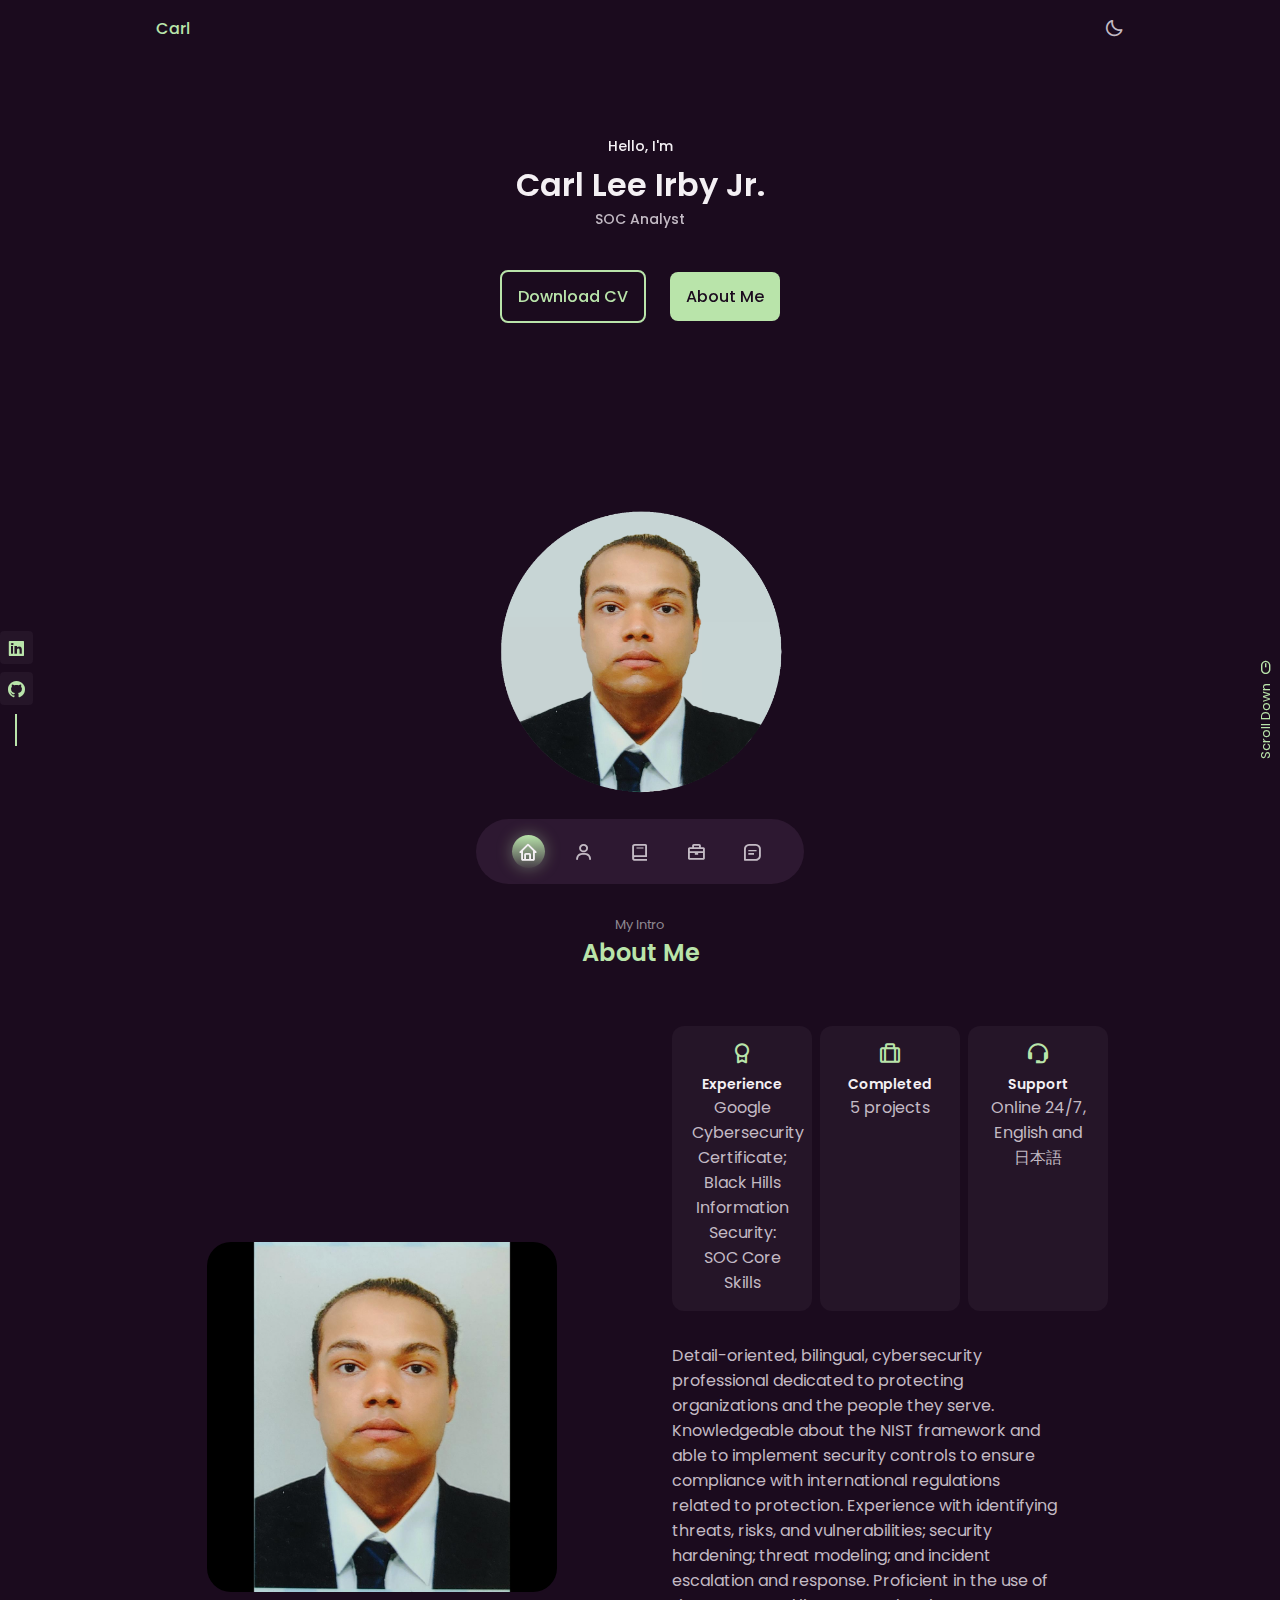
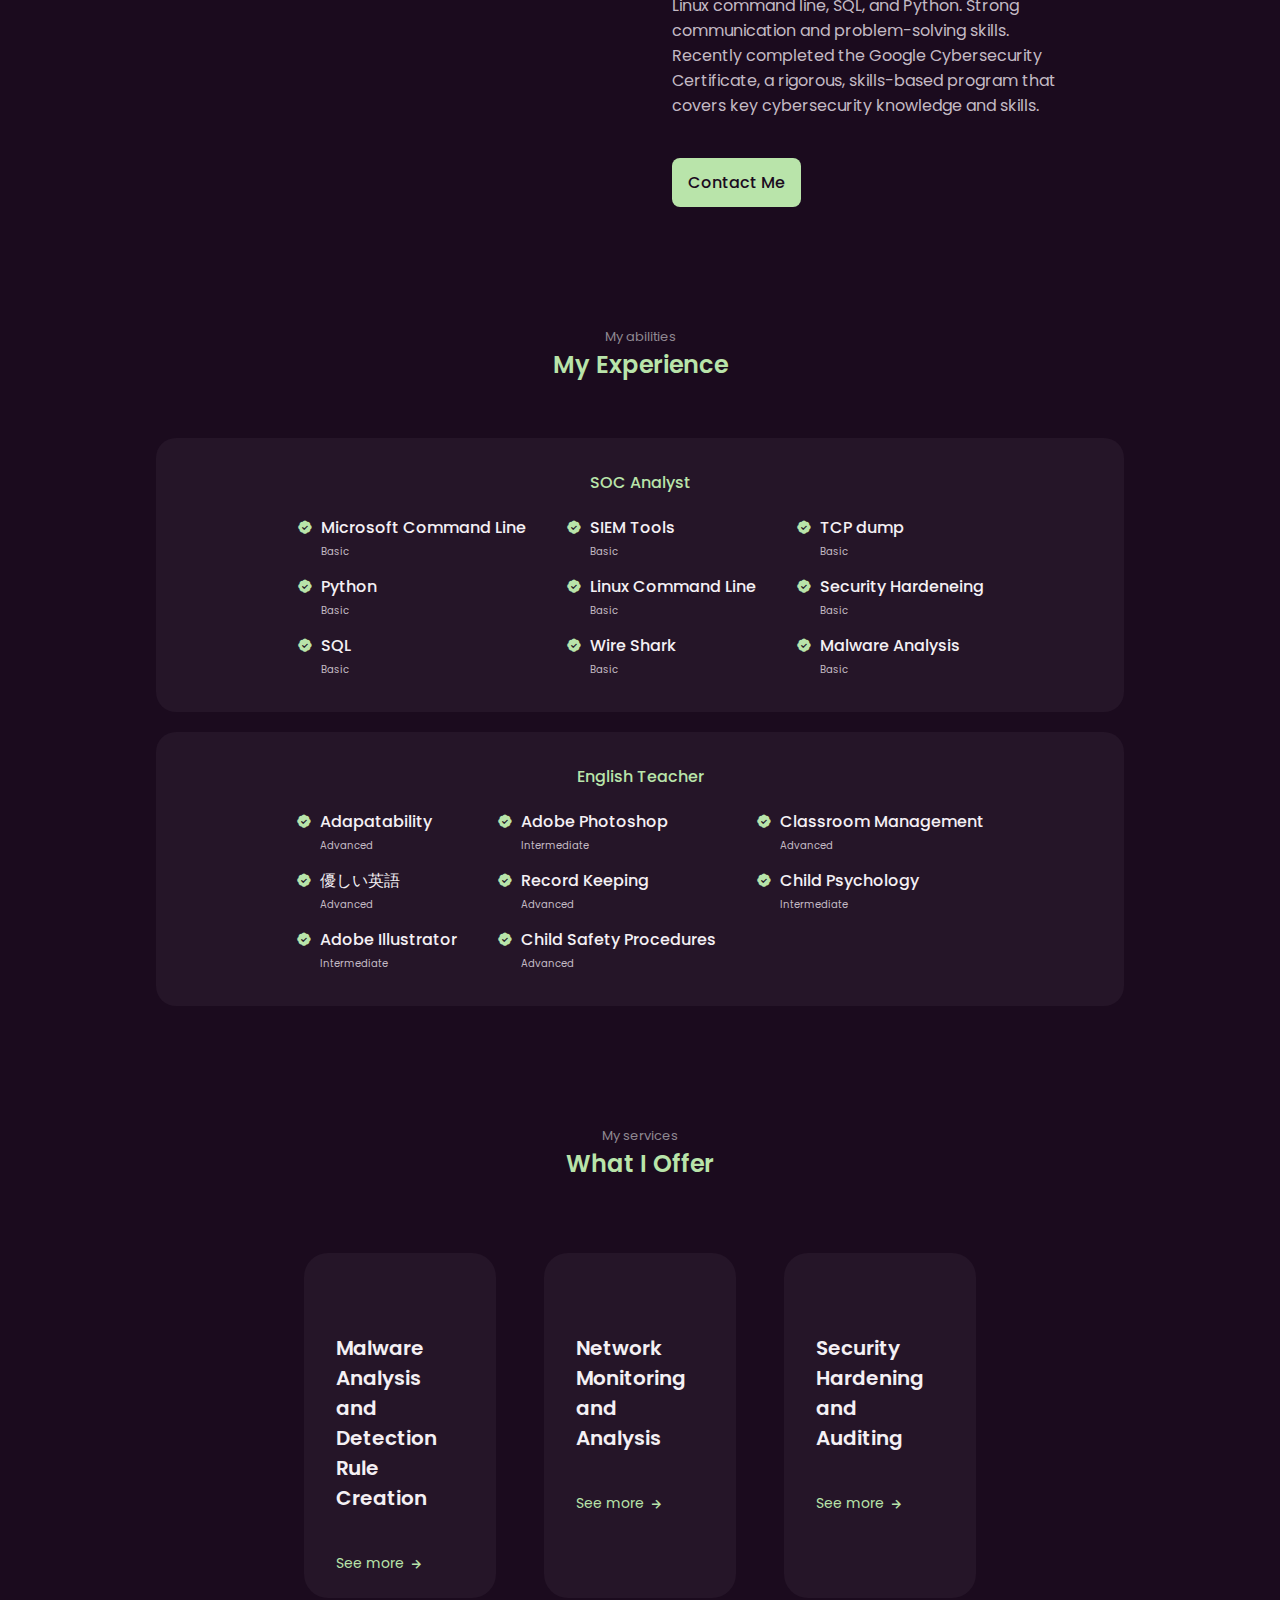
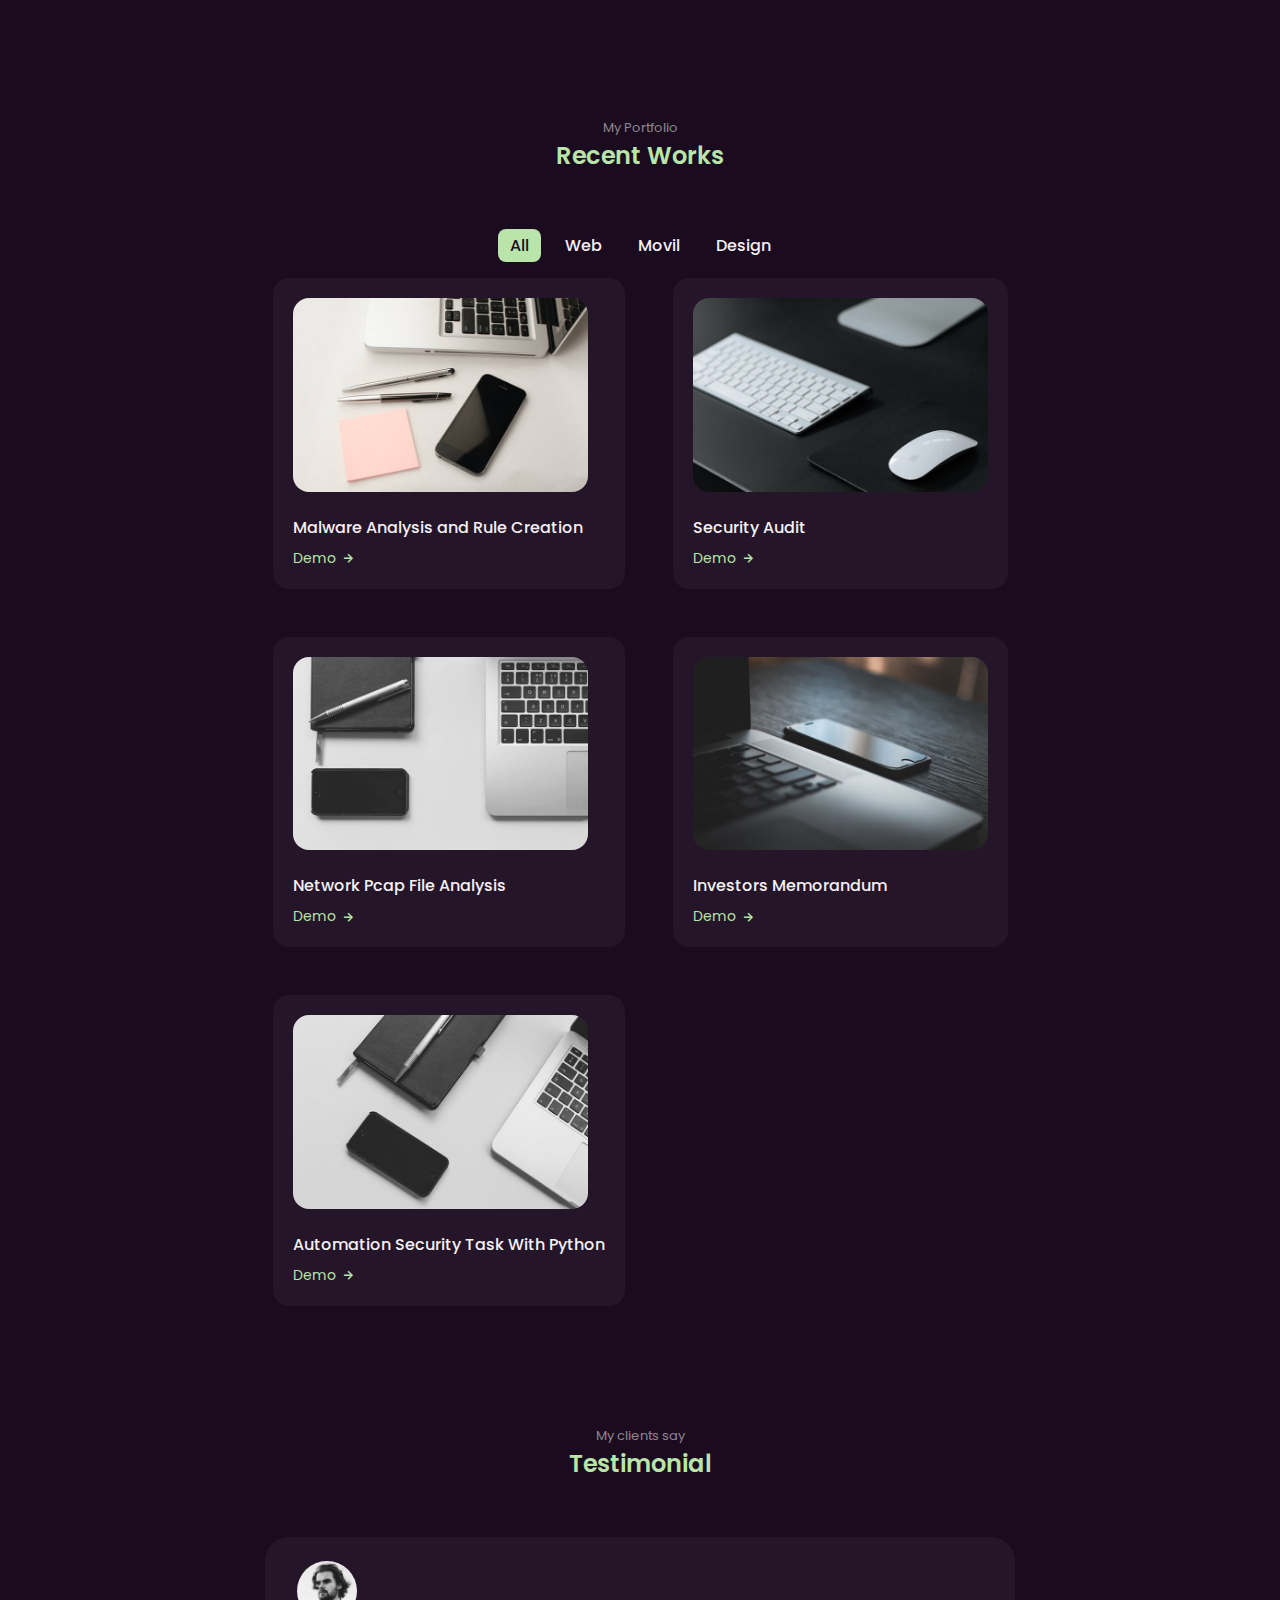
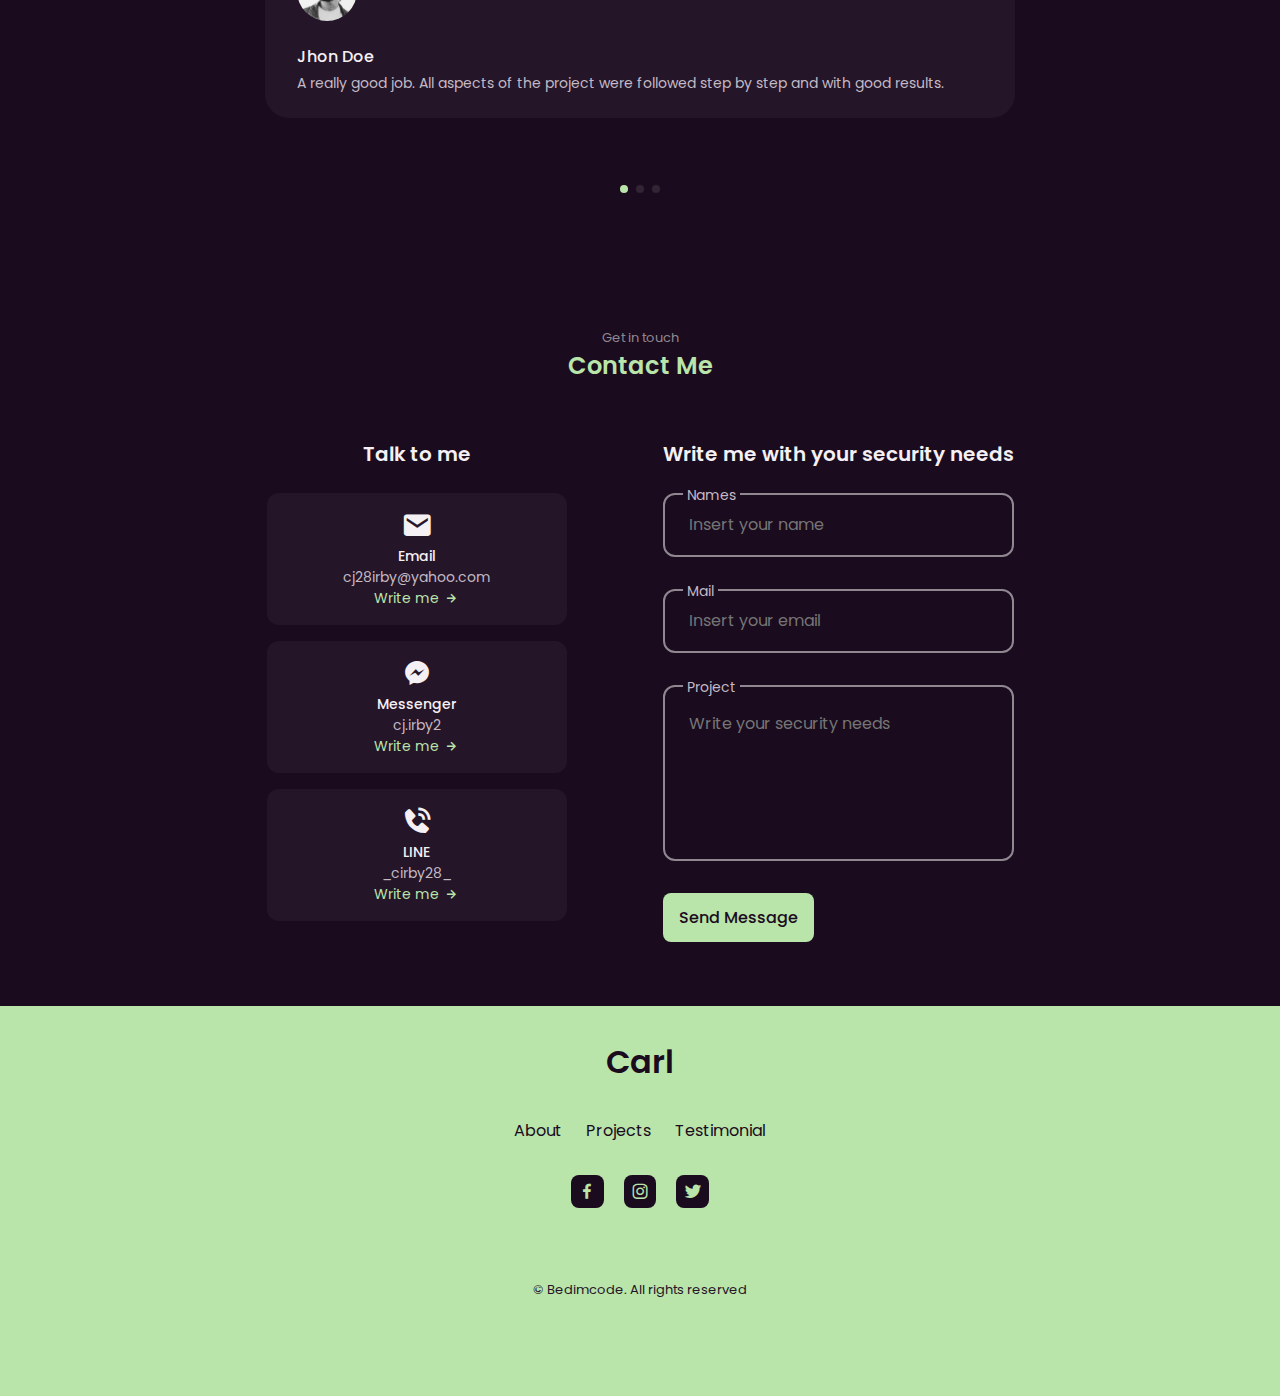
<file: index.html>
<!DOCTYPE html>
    <html lang="en">
    <head>
        <meta charset="UTF-8">
        <meta name="viewport" content="width=device-width, initial-scale=1.0">

        <!--=============== FAVICON ===============-->
        <link rel="shortcut icon" href="../public/favicon.png" type="image/x-icon">

        <!--=============== BOXICONS ===============-->
        <link href='https://unpkg.com/boxicons@2.1.4/css/boxicons.min.css' rel='stylesheet'>

        <!--=============== SWIPER CSS ===============-->
        <link rel="stylesheet" href="../Css/swiper-bundle.min.css">

        <!--=============== CSS ===============-->
        <link rel="stylesheet" href="../Css/styles.css">

        <title> Responsive portfolio website Carl Lee Irby Jr. </title>
    </head>
    <body>
        <!--=============== HEADER ===============-->
        <header class="header" id="header"> 
          <nav class="nav container">
            <a href="#" class="nav__logo">Carl</a>

        <div class="nav__menu">
                <ul class="nav__list">
                    <li class="nav__item">
                        <a href="#home" class="nav__link active-link">
                            <i class='bx bx-home' ></i>
                        </a>
                    </li>

                    <li class="nav__item">
                        <a href="#about" class="nav__link">
                                <i class='bx bx-user' ></i>
                        </a>
                    </li>

                    <li class="nav__item">
                        <a href="#skills" class="nav__link">
                                <i class='bx bx-book' ></i>
                        </a>
                     </li>

                        <li class="nav__item">
                            <a href="#work" class="nav__link">
                                    <i class='bx bx-briefcase'></i>
                            </a>
                        </li>
                                    
                        <li class="nav__item">
                            <a href="#contact" class="nav__link">
                                        <i class='bx bx-message-square-detail'></i>
                            </a>
                        </li>
                </ul>
            </div>

            <!--Theme change button -->
            <i class='bx bx-moon change-theme' id="theme-button"></i>
          </nav>
        </header>

        <!--=============== MAIN ===============-->
        <main class="main">
            <!--=============== HOME ===============-->
            <section class="home section" id="home">
             <div class="home__container containter grid">
                <div class="home__data">
                    <span class="home__greeting">Hello, I'm</span>
                    <h1 class="home__name">Carl Lee Irby Jr.</h1>
                    <h3 class="home__education">SOC Analyst</h3>

                    <div class="home__buttons">
                        <a download="" href="../public/Carl Lee Irby Jr Resume.pdf" class="button button--ghost">
                            Download CV
                        </a>
                        <a href="#about" class="button">About Me</a>
                    </div>
                </div>

                <div class="home__handle">
                    <img src="..//public/ME_JP_Resume_Type_Photo.png" alt="" class="home__img">
                </div>

                <div class="home__social">
                    <a href="https://www.linkedin.com/in/carl-irby-2aa65326a"  target="_blank" class="home__social-link">
                        <i class='bx bxl-linkedin-square'></i> 
                    </a>
                    <a href="https://github.com/Cirby28" target="_blank"  class="home__social-link">
                        <i class='bx bxl-github' ></i> 
                    </a>
                </div>

                <a href="#about" class="home__scroll">
                    <i class='bx bx-mouse' ></i>
                    <span class="home__scroll-name">Scroll Down</span>
                </a>
             </div>
            </section>
            
            <!--=============== ABOUT ===============-->
            <section class="about section" id="about">
              <span class="section__subtitle">My Intro</span>
              <h2 class="section__title">About Me</h2>

              <div class="about__container container grid">
                <img src="..//public/ME_JP_Resume_Type_Photo.jpg" alt="" class="about__img">

                <div class="about__data">
                    <div class="about__info">
                        <div class="about__box">
                            <i class='bx bx-award about__icon'></i>
                           <h3 class="about__title">Experience</h3>
                           <span class="about__subtlitle">Google Cybersecurity Certificate;
                              
                            Black Hills Information Security: SOC Core Skills
                           </span> 
                        </div>

                        <div class="about__box">
                            <i class='bx bx-briefcase-alt about__icon'></i>
                            <h3 class="about__title">Completed</h3>
                            <span class="about__subtlitle">5 projects</span> 
                         </div>

                         <div class="about__box">
                            <i class='bx bx-support about__icon'></i>
                            <h3 class="about__title">Support</h3>
                            <span class="about__subtlitle">Online 24/7, English and 日本語</span> 
                         </div>
                    </div>

                    <p class="about__description">
                        Detail-oriented, bilingual, cybersecurity professional dedicated to protecting organizations and the people they serve. Knowledgeable about the NIST framework and able to implement security controls to ensure compliance with international regulations related to protection. Experience with identifying threats, risks, and vulnerabilities; security hardening; threat modeling; and incident escalation and response. Proficient in the use of Linux command line, SQL, and Python. Strong communication and problem-solving skills. Recently completed the Google Cybersecurity Certificate, a rigorous, skills-based program that covers key cybersecurity knowledge and skills.
                    </p>

                    <a href="#contact" class="button">Contact Me</a>
                </div>
              </div>
            </section>

            <!--=============== SKILLS ===============-->
            <section class="skills section" id="skills">
                <span class="section__subtitle">My abilities</span>
                <h2 class="section__title">My Experience</h2>

                <div class="skills__continer container grid">
                    <div class="skills__content"> <!--=SOC Analyst=-->
                        <h3 class="skills__title">SOC Analyst</h3>

                        <div class="skills__box">
                            <div class="skills__group">
                                <div class="skills__data">
                                    <i class='bx bxs-badge-check'></i>

                                    <div>
                                        <h3 class="skills__name">Microsoft Command Line</h3>
                                        <span class="skills__level">Basic</span>
                                    </div>
                                 </div>
                                 
                                 <div class="skills__data">
                                    <i class='bx bxs-badge-check'></i>

                                    <div>
                                        <h3 class="skills__name">Python</h3>
                                        <span class="skills__level">Basic</span>
                                    </div>
                                 </div>
                                 
                                 <div class="skills__data">
                                    <i class='bx bxs-badge-check'></i>

                                    <div>
                                        <h3 class="skills__name">SQL</h3>
                                        <span class="skills__level">Basic</span>
                                    </div>
                                 </div>
                             </div>

                             <div class="skills__group">
                                <div class="skills__data">
                                    <i class='bx bxs-badge-check'></i>

                                    <div>
                                        <h3 class="skills__name">SIEM Tools</h3>
                                        <span class="skills__level">Basic</span>
                                    </div>
                                 </div>
                                 
                                 <div class="skills__data">
                                    <i class='bx bxs-badge-check'></i>

                                    <div>
                                        <h3 class="skills__name">Linux Command Line</h3>
                                        <span class="skills__level">Basic</span>
                                    </div>
                                 </div>
                                 
                                 <div class="skills__data">
                                    <i class='bx bxs-badge-check'></i>

                                    <div>
                                        <h3 class="skills__name">Wire Shark</h3>
                                        <span class="skills__level">Basic</span>
                                    </div>
                                 </div>
                             </div>
                             
                             <div class="skills__group">
                                <div class="skills__data">
                                    <i class='bx bxs-badge-check'></i>

                                    <div>
                                        <h3 class="skills__name">TCP dump</h3>
                                        <span class="skills__level">Basic</span>
                                    </div>
                                 </div>
                                 
                                 <div class="skills__data">
                                    <i class='bx bxs-badge-check'></i>

                                    <div>
                                        <h3 class="skills__name">Security Hardeneing</h3>
                                        <span class="skills__level">Basic</span>
                                    </div>
                                 </div>
                                 
                                 <div class="skills__data">
                                    <i class='bx bxs-badge-check'></i>

                                    <div>
                                        <h3 class="skills__name">Malware Analysis</h3>
                                        <span class="skills__level">Basic</span>
                                    </div>
                                 </div>
                             </div>
                                </div>
                            </div>
                            <div class="skills__content"> <!--=Teacher=-->
                                <h3 class="skills__title">English Teacher</h3>
        
                                <div class="skills__box">
                                    <div class="skills__group">
                                        <div class="skills__data">
                                            <i class='bx bxs-badge-check'></i>
        
                                            <div>
                                                <h3 class="skills__name">Adapatability</h3>
                                                <span class="skills__level">Advanced</span>
                                            </div>
                                         </div>
                                         
                                         <div class="skills__data">
                                            <i class='bx bxs-badge-check'></i>
        
                                            <div>
                                                <h3 class="skills__name">優しい英語</h3>
                                                <span class="skills__level">Advanced</span>
                                            </div>
                                         </div>
                                         
                                         <div class="skills__data">
                                            <i class='bx bxs-badge-check'></i>
        
                                            <div>
                                                <h3 class="skills__name">Adobe Illustrator</h3>
                                                <span class="skills__level">Intermediate</span>
                                            </div>
                                         </div>
                                     </div>
        
                                     <div class="skills__group">
                                        <div class="skills__data">
                                            <i class='bx bxs-badge-check'></i>
        
                                            <div>
                                                <h3 class="skills__name">Adobe Photoshop</h3>
                                                <span class="skills__level">Intermediate</span>
                                            </div>
                                         </div>
                                         
                                         <div class="skills__data">
                                            <i class='bx bxs-badge-check'></i>
        
                                            <div>
                                                <h3 class="skills__name">Record Keeping</h3>
                                                <span class="skills__level">Advanced</span>
                                            </div>
                                         </div>
                                         
                                         <div class="skills__data">
                                            <i class='bx bxs-badge-check'></i>
        
                                            <div>
                                                <h3 class="skills__name">Child Safety Procedures</h3>
                                                <span class="skills__level">Advanced</span>
                                            </div>
                                         </div>
                                     </div>
                                     
                                     <div class="skills__group">
                                        <div class="skills__data">
                                            <i class='bx bxs-badge-check'></i>
        
                                            <div>
                                                <h3 class="skills__name">Classroom Management</h3>
                                                <span class="skills__level">Advanced</span>
                                            </div>
                                         </div>
                                         
                                         <div class="skills__data">
                                            <i class='bx bxs-badge-check'></i>
        
                                            <div>
                                                <h3 class="skills__name">Child Psychology</h3>
                                                <span class="skills__level">Intermediate</span>
                                            </div>
                                         </div>
        
                                     </div>
                                        </div>
                        </div>
                                 </div>        
                    </div>
                    
                                </section>

            <!--=============== SERVICES ===============-->
            <section class="services section">
                <span class="section__subtitle">My services</span>
                <h2 class="section__title">What I Offer</h2>

                <div class="services__container container grid">
                    <div class="services__card">
                        <h3 class="services__title">Malware Analysis and<br> Detection Rule Creation</h3>

                        <span class="services__button">
                            See more <i class='bx bx-right-arrow-alt services__icon' ></i>
                        </span>

                        <div class="services__modal">
                            <div class="services__modal-content">
                                <i class='bx bx-x services__modal-close' ></i>

                                <h3 class="services__modal-title">Malware Analysis and Detection Rule Creation</h3>
                                <p class="services__modal-description">
                                    Service with dedication and a critical eye for detail.
                                    Commited to providing top quality malware analysis for clients and companies.
                                </p>

                                <ul class="services__modal-list">
                                    <li class="services__modal-item">
                                        <i class='bx bx-check services__modal-icon'></i>
                                        <p class="services__modal-info">
                                            Examine devices.
                                        </p>
                                    </li>
                                    
                                    <li class="services__modal-item">
                                        <i class='bx bx-check services__modal-icon'></i>
                                        <p class="services__modal-info">
                                            Search for malware.
                                        </p>
                                    </li>
                                    
                                    <li class="services__modal-item">
                                        <i class='bx bx-check services__modal-icon'></i>
                                        <p class="services__modal-info">
                                            Wright rules to prevent malware code from executing.
                                        </p>
                                        </p>
                                    </li>
                                                                      
                                </ul>
                            </div>
                        </div>
                    </div>
                    
                    <div class="services__card">
                        <h3 class="services__title">Network Monitoring<br> and Analysis</h3>

                        <span class="services__button">
                            See more <i class='bx bx-right-arrow-alt services__icon' ></i>
                        </span>
                    
                        <div class="services__modal">
                            <div class="services__modal-content">
                                <i class='bx bx-x services__modal-close'></i>

                                <h3 class="services__modal-title">Network Monitoring and Analysis</h3>
                                <p class="services__modal-description">
                                    Service with experience and skills gained from top quality educators.
                                    Focused on providing clients and companies with network analysis using leading industry tools, as well as powerful without the cost of other major enterprise tools such as Gigamon and Corelight.
                                </p>

                                <ul class="services__modal-list">
                                    <li class="services__modal-item">
                                        <i class='bx bx-check services__modal-icon'></i>
                                        <p class="services__modal-info">
                                            Capture and examine network traffic.
                                        </p>
                                    </li>
                                    
                                    <li class="services__modal-item">
                                        <i class='bx bx-check services__modal-icon'></i>
                                        <p class="services__modal-info">
                                            Examine network telemetry from both pcaps, and live network telemetry.
                                        </p>
                                    </li>
                                    
                                    <li class="services__modal-item">
                                        <i class='bx bx-check services__modal-icon'></i>
                                        <p class="services__modal-info">
                                           Provide clients with solutions to their current problems as well as assist in the re-configuring of firewalls and ticketing software.
                                        </p>
                                    </li>                                  
                                </ul>
                            </div>
                        </div>
                    </div>

                    <div class="services__card">
                        <h3 class="services__title">Security Hardening<br> and Auditing</h3>

                        <span class="services__button">
                            See more <i class='bx bx-right-arrow-alt services__icon' ></i>
                        </span>

                        <div class="services__modal">
                            <div class="services__modal-content">
                                <i class='bx bx-x services__modal-close'></i>

                                <h3 class="services__modal-title">Security Hardening and Auditing</h3>
                                <p class="services__modal-description">
                                    Assisting clients with the security needs, and helping them to reach their desired security posture both digitaly and physically. 
                                    Whether that be to meet govenmental regulations or intra-business standards.
                                </p>

                                <ul class="services__modal-list">
                                    <li class="services__modal-item">
                                        <i class='bx bx-check services__modal-icon'></i>
                                        <p class="services__modal-info">
                                            Define organizations current security posture.
                                        </p>
                                    </li>
                                    
                                    <li class="services__modal-item">
                                        <i class='bx bx-check services__modal-icon'></i>
                                        <p class="services__modal-info">
                                            Define areas currently in need of improvement.
                                        </p>
                                    </li>
                                    
                                    <li class="services__modal-item">
                                        <i class='bx bx-check services__modal-icon'></i>
                                        <p class="services__modal-info">
                                           Establish new best practices that meet desired security posture level.
                                        </p>
                                    </li>                                   
                                </ul>
                            </div>
                        </div>
                    </div>
                </div>
            </section>

            <!--=============== WORK ===============-->
            <section class="work section" id="work">
                <span class="section__subtitle">My Portfolio</span>  
                <h2 class="section__title">Recent Works</h2>

                <div class="work__filters">
                    <span class="work__item active-work" data-filter='all'>All</span>
                    <span class="work__item" data-filter='.web'>Web</span>
                    <span class="work__item" data-filter='.movil'>Movil</span>
                    <span class="work__item" data-filter='.design'>Design</span>
                </div>

                <div class="work__container container grid">
                    <div class="work__card mix web">
                        <img src="../public/work1.jpg" alt="" class="work__img">

                        <h3 class="work__title">Malware Analysis and Rule Creation</h3>

                        <a href="#" class="work__button">
                            Demo <i class='bx bx-right-arrow-alt work__icon'></i>
                        </a>
                    </div>
                    
                    <div class="work__card mix movil">
                        <img src="../public/work2.jpg" alt="" class="work__img">

                        <h3 class="work__title">Security Audit</h3>

                        <a href="#" class="work__button">
                            Demo <i class='bx bx-right-arrow-alt work__icon'></i>
                        </a>
                    </div>
                    
                    <div class="work__card mix design">
                        <img src="../public/work3.jpg" alt="" class="work__img">

                        <h3 class="work__title">Network Pcap File Analysis</h3>

                        <a href="#" class="work__button">
                            Demo <i class='bx bx-right-arrow-alt work__icon'></i>
                        </a>
                    </div>
                    
                    <div class="work__card mix web">
                        <img src="../public/work4.jpg" alt="" class="work__img">

                        <h3 class="work__title">Investors Memorandum</h3>

                        <a href="#" class="work__button">
                            Demo <i class='bx bx-right-arrow-alt work__icon'></i>
                        </a>
                    </div>
                    
                    <div class="work__card mix web movil">
                        <img src="../public/work5.jpg" alt="" class="work__img">

                        <h3 class="work__title">Automation Security Task With Python</h3>

                        <a href="#" class="work__button">
                            Demo <i class='bx bx-right-arrow-alt work__icon'></i>
                        </a>
                    </div>
                </div>
            </section>

            <!--=============== TESTIMONIALS ===============-->
            <section class="testimonial section">
                <span class="section__subtitle">My clients say</span>
                <h2 class="section__title">Testimonial</h2>

                <div class="testimonial__container container swiper">
                    <div class="swiper-wrapper">
                        <div class="testimonial__card swiper-slide">
                            <img src="../public/testimonial1.png" alt="" class="testimonial__img">
                    
                            <h3 class="testimonial__name">Jhon Doe</h3>
                            <p class="testimonial__description">
                        A really good job. 
                        All aspects of the project were followed step by step and with good results.
                             </p>
                        </div>
                
                        <div class="testimonial__card swiper-slide">
                            <img src="../public/testimonial2.png" alt="" class="testimonial__img">

                            <h3 class="testimonial__name">Paula Vusy</h3>
                            <p class="testimonial__description">
                            Absolutely fantastic. Service was exception. 
                            I am much more at ease knowing that my company is not only safer from future threates, but protected from former threats that we didnt know about.
                            </p>
                        </div>
                
                        <div class="testimonial__card swiper-slide">
                            <img src="../public/testimonial3.png" alt="" class="testimonial__img">
                    
                            <h3 class="testimonial__name">Sara Cill</h3>
                            <p class="testimonial__description">
                             A well spoken individual whose skills translate nicely over to their writing. 
                             Reports created for the company were easy to follow, concise, and immensely helpful.
                            </p>
                        </div>
                    </div>

                    <div class="swiper-pagination"></div>
                </div>
            </section>

            <!--=============== CONTACT ===============-->
            <section class="contact section" id="contact">
               <span class="section__subtitle">Get in touch</span>
               <h2 class="section__title">Contact Me</h2>

               <div class="contact__container container grid">
                    <div class="contact__content">
                    <h3 class="contact__title">Talk to me</h3>

                    <div class="contact__info">
                        <div class="contact__card">
                            <i class='bx bxs-envelope contact__card-icon' ></i>
                            <h3 class="contact__card-title">Email</h3>
                            <span class="contact__card-data">cj28irby@yahoo.com</span>

                            <a href="mailto:cj28irby@yahoo.com" target="_blank"  class="contact__button">
                                Write me <i class='bx bx-right-arrow-alt contact__button-icon'></i>
                            </a>
                        </div>
                        
                        <div class="contact__card">
                            <i class='bx bxl-messenger contact__card-icon'></i>
                            <h3 class="contact__card-title">Messenger</h3>
                            <span class="contact__card-data">cj.irby2</span>

                            <a href="https://m.me//cj.irby2" target="_blank"  class="contact__button">
                                Write me <i class='bx bx-right-arrow-alt contact__button-icon'></i>
                            </a>
                        </div>
                        
                        <div class="contact__card">
                            <i class='bx bxs-phone-call contact__card-icon'></i>
                            <h3 class="contact__card-title">LINE</h3>
                            <span class="contact__card-data">_cirby28_</span>

                            <a href="" target="_blank"  class="contact__button">
                                Write me <i class='bx bx-right-arrow-alt contact__button-icon'></i>
                            </a>
                        </div>
                    </div>
                    </div>
                
                    <div class="contact__content">
                    <h3 class="contact__title">Write me with your security needs</h3>

                   <from class="contact__form">
                    <div class="contact__form-div">
                        <label for="" class="contact__form-tag">Names</label>
                        <input type="text" placeholder="Insert your name"  class="contact__form-input">
                    </div>
                    
                    <div class="contact__form-div">
                        <label for="" class="contact__form-tag">Mail</label>
                        <input type="email" placeholder="Insert your email"  class="contact__form-input">
                    </div>
                    
                    <div class="contact__form-div contact__form-area">
                        <label for="" class="contact__form-tag">Project</label>
                        <textarea name="" id="" cols="30" rows="10" placeholder="Write your security needs"  class="contact__form-input"></textarea>
                    </div>

                    <button class="button">Send Message</button>
                   </from> 
                    </div>
               </div>
            </section>
        </main>

        <!--=============== FOOTER ===============-->
        <footer class="footer">
            <div class="footer__container container">
                <h1 class="footer__title">Carl</h1>

                <ul class="footer__list">
                    <li>
                      <a href="#about" class="footer__link">About</a>  
                    </li>
                    
                    <li>
                        <a href="#work" class="footer__link">Projects</a>  
                      </li>
                      
                      <li>
                        <a href="#testimonial" class="footer__link">Testimonial</a>  
                      </li>
                </ul>

                <ul class="footer__social">
                    <a href="https://www.facebook.com/" target="_blank"  class="footer__social-link">
                        <i class='bx bxl-facebook'></i>
                    </a>
                    
                    <a href="https://www.instagram.com/" target="_blank"  class="footer__social-link">
                        <i class='bx bxl-instagram' ></i>
                    </a>
                    
                    <a href="https://www.twitter.com/" target="_blank"  class="footer__social-link">
                        <i class='bx bxl-twitter' ></i>
                    </a>
                </ul>

                <span class="footer__copy">
                    &#169; Bedimcode. All rights reserved  
                </span>
            </div>
        </footer>

        <!--=============== SCROLLREVEAL ===============-->
        <script src="../Js/scrollreveal.min.js"></script>

        <!--=============== SWIPER JS ===============-->
        <script src="../Js/swiper-bundle.min.js"></script>

        <!--=============== MIXITUP FILTER ===============-->
        <script src="../Js/mixitup.min.js"></script>

        <!--=============== MAIN JS ===============-->
        <script src="../Js/main.js"></script>
    </body>
</html>
</file>
<file: Css/styles.css>
/*=============== GOOGLE FONTS ===============*/
@import url("https://fonts.googleapis.com/css2?family=Poppins:wght@400;500;600&display=swap");

/*=============== VARIABLES CSS ===============*/
:root {
  --header-height: 3.5rem;

  /*========== Colors ==========*/
  /*Color mode HSL(hue, saturation, lightness)*/
  /*
        Purple: hsl(250, 66%, 75%)
        Blue: hsl(207, 90%, 72%)
        Pink: hsl(356, 66%, 75%)
        Teal: hsl(174, 63%, 62%)
  */
  --first-hue: 105;
  --sat: 51%;
  --lig: 78%;
  --second-hue: 290;

  --first-color: hsl(var(--first-hue), var(--sat), var(--lig));
  --first-color-alt: hsl(var(--first-hue), var(--sat), 71%); /* -4% */
  --title-color: hsl(var(--second-hue), 15%, 95%);
  --text-color: hsl(var(--second-hue), 8%, 75%);
  --text-color-light: hsl(var(--second-hue), 4%, 55%);
  --body-color: hsl(var(--second-hue), 48%, 8%);
  --container-color: hsl(var(--second-hue), 32%, 12%);

  /*========== Font and typography ==========*/
  /*.5rem = 8px | 1rem = 16px ...*/
  --body-font: 'Poppins', sans-serif;
  --biggest-font-size: 1.75rem;
  --h1-font-size: 1.5rem;
  --h2-font-size: 1.25rem;
  --h3-font-size: 1rem;
  --normal-font-size: .938rem;
  --small-font-size: .813rem;
  --smaller-font-size: .75rem;
  --tiny-font-size: .625rem;

  /*========== Font weight ==========*/
  --font-medium: 500;
  --font-semibold: 600;

  /*========== z index ==========*/
  --z-tooltip: 10;
  --z-fixed: 100;
  --z-modal: 1000;
}

/* Responsive typography */
@media screen and (min-width: 968px) {
  :root {
    --biggest-font-size: 2.5rem;
    --h1-font-size: 2.25rem;
    --h2-font-size: 1.5rem;
    --h3-font-size: 1.25rem;
    --normal-font-size: 1rem;
    --small-font-size: .875rem;
    --smaller-font-size: .813rem;
  }
}

/*=============== BASE ===============*/
* {
  box-sizing: border-box;
  padding: 0;
  margin: 0;
}

html {
  scroll-behavior: smooth;
}

body,
button,
input,
textarea {
  font-family: var(--body-font);
  font-size: var(--normal-font-size);
}

body {
  background-color: var(--body-color);
  color: var(--text-color);
  transition: .4s; /* for light mode animation */
}

h1, h2, h3 {
  color: var(--title-color);
  font-weight: var(--font-semibold);
}

ul {
  list-style: none;
}

a {
  text-decoration: none;
}

button {
  cursor: pointer;
  border: none;
  outline: none;
}

img {
  max-width: 100%;
  height: auto;
}

/*=============== THEME ===============*/
.change-theme{
  font-size: 1.25rem;
  cursor: pointer;
  transition: 3s;
}

.change-theme:hover{
  color: var(--first-color);
}

/*========== Variables Light theme ==========*/
body.light-theme{
  --title-color: hsl(var(--second-hue), 15%, 15%);
  --text-color: hsl(var(--second-hue), 8%, 35%);
  --body-color: hsl(var(--second-hue), 100%, 99%);
  --container-color: #fff;
}

/*========== 
    Color changes in some parts of 
    the website, in light theme
==========*/
.light-theme .scroll-header{
  box-shadow: 0 2px 4px hsl(0, 0%, 1%, .1);
}

.light-theme .nav__menu{
  background-color: hsla(var(--second-hue), 32%, 90%, .8);
}

.light-theme .section__subtitle{
  color: var(--text-color);
}

.light-theme .home__social-link{
  box-shadow: 0 2px 8px hsl(var(--second-hue), 48%, 8%, .1);
}

.light-theme .home__social::after,
.light-theme .footer__social-link{
  background-color: var(--title-color);
}

.light-theme .home__social-link,
.light-theme .home__scroll, 
.light-theme .button,
.light-theme .button:hover,
.light-theme .active-work,
.light-theme .footer__title,
.light-theme .footer__link,
.light-theme .footer__copy{
  color: var(--title-color);
}

.light-theme .about__box{
  box-shadow: 0 2px 8px hsla(var(--second-hue), 48%, 8%, .1);
}

.light-theme .skills__content,
.light-theme .services__card,
.light-theme.work__card,
.light-theme .testimonial__card,
.light-theme .contact__card{
  box-shadow:  0 2px 16px hsla(var(--second-hue), 48%, 8%, .1);
}

.light-theme::-webkit-scrollbar{
  background-color: hsl(var(--second-hue), 8%, 66%);
}

.light-theme::-webkit-scrollbar-thumb{
  background-color: hsl(var(--second-hue), 8%, 54%);
}

.light-theme::-webkit-scrollbar-thumb:hover{
  background-color: hsl(var(--second-hue), 8%, 44%);
}

/*=============== REUSABLE CSS CLASSES ===============*/
.container {
  max-width: 968px;
  margin-left: 1rem;
  margin-right: 1rem;
}

.grid {
  display: grid;
  gap: 1.25rem;
}

.main {
  overflow: hidden;
}

.section {
  padding: 4.5rem 0 1rem;
}

.section__title, 
.section__subtitle {
  text-align: center;
}

.section__title {
  font-size: var(--h2-font-size);
  color: var(--first-color);
  margin-bottom: 2rem;
}

.section__subtitle {
  display: block;
  font-size: var(--smaller-font-size);
  color: var(--text-color-light);
}

/*=============== HEADER & NAV===============*/
.header{
  position: fixed;
  top: 0;
  left: 0;
  width: 100%;
  background-color: var(--body-color);
  z-index: var(--z-fixed);
  transition: .4s; /* for light mode animation */
}

.nav{
  height: var(--header-height);
  display: flex;
  justify-content: space-between;
  align-items: center;
}

.nav__logo{
  color: var(--first-color);
  font-weight: var(--font-medium);
  transition: .4s;
}

.nav__logo:hover{
color: var(--first-color-alt);
}

.nav__menu{
  position: fixed;
  bottom: 1rem;
  background-color: hsla(var(--second-hue), 32%, 16%, .8);
  width: 90%;
  border-radius: 4rem;
  padding: 1rem 2.25rem;
  backdrop-filter: blur(10px);
  transition: .4s; /* for light mode animation */
}

.nav__list{
  display: flex;
  justify-content: space-between;
  align-items: center;
}

.nav__link{
  color: var(--text-color);
  font-size: 1.25rem;
  padding: .4rem;
  display: flex;
  border-radius: 5rem;
}

/* Active link */
.active-link{
  background: linear-gradient(180deg,
            hsla(var(--first-hue), var(--sat), var(--lig), 1),
            hsla(var(--first-hue), var(--sat), var(--lig), .2)
  );
  box-shadow: 0 0 16px hsla(var(--first-hue), var(--sat), var(--lig), .4);
  color: var(--title-color);
}

.light-theme .about__box{
  box-shadow: 0 2px 8px hsla(var(--second-hue), 48%, 8%, .1);
}

.light-theme .skills__content,
.light-theme .services__card
.light-theme.work__card{
  box-shadow:  0 2px 16px hsla(var(--second-hue), 48%, 8%, .1);
}

/* Change background header */
.scroll-header{
  box-shadow: 0 4px 4px hsla(0, 0%, 4%, .3);
}

/*=============== HOME ===============*/
.home__container{
  position: relative;
  row-gap: 4.5rem;
  padding-top: 2rem;  
}

.home__data{
  text-align: center;
}

.home__greeting,
.home__education{
  font-size: var(--small-font-size);
  font-weight: var(--font-medium);
}

.home__greeting{
  display: block;
  color:  var(--title-color);
  margin-bottom: .25rem;
}

.home__education{
  color: var(--text-color);
  margin-bottom: 2.5rem;
}

.home_name{
  font-size: var(--biggest-font-size);
}

.home__img{
  width: 400px;
}

.home__handle{
  justify-self: center;
  width: 190px;
  height: 293px;
  background: linear-gradient(180deg
              hsla(var(--first-hue), var(--sat), var(--lig), 1)
              hsla(var(--first-hue), var(--sat), var(--lig), .2)
            );
  border-radius:  10rem, 10rem 1rem 1rem;
  display: flex;
  align-items: flex-end;
  justify-content: center;
  overflow: hidden;
}

.home__buttons{
  display: flex;
  justify-content: center;
  align-items: center;
  gap: 1.5rem;
}

.home__social,
.home__scroll{
  position: absolute;
}

.home__social{
  bottom: 5rem;
  left: 0;
  display: grid;
  row-gap: .5rem;
}

.home__social-link{
  width: max-content;
  background-color: var(--container-color);
  color: var(--first-color);
  padding: .25rem;
  border-radius: .25rem;
  display: flex;
  font-size: 1rem;
  transition: .4s;
}

.home__social-link:hover{
  background-color: var(--first-color);
  color: #fff;
}

.home__social:after{
  content: '';
  width: 32px;
  height: 2px;
  background-color: var(--first-color);
  transform: rotate(90deg) translate(16px, 3px);
}

.home__scroll{
  color: var(--first-color);
  right: -1.5rem;
  bottom: 4rem;
  display: grid;
  row-gap: 2.25rem;
  justify-items: center;
}

.home__scroll-icon{
  font-size: 1.25rem;
}

.home__scroll-name{
  font-size: var(--smaller-font-size);
  transform: rotate(-90deg);
}

/*=============== BUTTONS ===============*/
.button{
  display: inline-block;
  background-color: var(--first-color);
  color: var(--body-color);
  padding: .75rem 1rem;
  border-radius: .5rem;
  font-weight: var(--font-medium);
  transition: .4s;
}

.button:hover{
  background-color: var(--first-color-alt);
  color: var(--body-color);
}

.button--ghost{
  background-color: transparent;
  border: 2px solid var(--first-color);
  color: var(--first-color);

}
/*=============== ABOUT ===============*/
.about__container{
  row-gap: 2.5rem;
}

.about__img{
  width: 220px;
  border-radius: 1.5rem;
  justify-self: center;
}

.about__data{
  text-align: center;
}

.about__info{
  display: grid;
  grid-template-columns: repeat(3, 1fr);
  gap: .5rem;
  margin-bottom: 2rem;
}

.about__box{
  background-color: var(--container-color);
  border-radius: .75rem;
  padding: .75rem .5rem;
}

.about__icon{
  font-size: 1.5rem;
  color: var(--first-color);
  margin-bottom: .5rem;
}

.about__title{
  font-size: var(--small-font-size);
}

.about__subtitle{
  font-size: var(--tiny-font-size);
}

.about__description{
  margin-bottom: 2rem;
}
/*=============== SKILLS ===============*/
.skills__container{
  row-gap: 2rem;
  padding-top: 1rem;
}


.skills__content{
  background-color: var(--container-color);
  padding: 1.5rem;
  border-radius: 1.25rem;
}

.skills__title{
  font-size: var(--normal-font-size);
  font-weight: var(--font-medium);
  color: var(--first-color);
  text-align: center;
  margin-bottom: 1.5rem;
}

.skills__box{
  display: flex;
  justify-content: center;
  column-gap: 2.5rem;
}

.skills__group{
  display: grid;
  align-content: flex-start;
  row-gap: 1rem;
}

.skills__data{
  display: flex;
  column-gap: .5rem;
}

.skills .bxs-badge-check{
  font-size: 1rem;
  color: var(--first-color);
}

.skills__name{
  font-size: var(--normal-font-size);
  font-weight: var(--font-medium);
  line-height: 18px;
}

.skills__level{
  font-size: var(--tiny-font-size);
}

/*=============== SERVICES ===============*/
.services__container{
  grid-template-columns: repeat(2, 1fr);
  gap: 1.5rem;
  padding-top: 1rem;
}

.services__card{
  background-color: var(--container-color);
  padding: 3rem 1.5rem 1.5rem;
  border-radius: 1.5rem;
}

.services__title{
  font-size: var(--h3-font-size);
  margin-bottom: 2.5rem;
}

.services__button{
  color: var(--first-color);
  font-size: var(--small-font-size);
  display: flex;
  align-items: center;
  column-gap: .25rem;
  cursor: pointer;
}

.services__button:hover .services__icon{
  transform: translateX(.25rem);
}

.services__icon{
  font-size: 1rem;
  transition: .4s;
}

/* Services modal */
.services__modal{
  position: fixed;
  inset: 0;
  background-color: hsla(var(--second-hue), 28%, 16%, .7);
  padding: 2rem 1rem;
  display: grid;
  place-items: center;
  visibility: hidden;
  opacity: 0;
  transition: .4s;
  z-index: var(--z-modal);
}

.services__modal-content{
  position: relative;
  background-color: var(--body-color);
  padding: 4.5rem 1.5rem 2.5rem;
  border-radius: 1.5rem;
}

.services__modal-title,
.services__modal-description{
  text-align: center;
}

.services__modal-title{
  font-size: var(--h3-font-size);
  color: var(--first-color);
  margin-bottom: 1rem;
}

.services__modal-description{
  font-size: var(--small-font-size);
  margin-bottom: 2rem;
}

.services__modal-list{
  display: grid;
  row-gap: .75rem;
}

.services__modal-item{
  display: flex;
  align-items: flex-start;
  column-gap: .5rem;
}

.services__modal-icon{
  font-size: 1.5rem;
  color: var(--first-color);
}

.services__modal-info{
  font-size: var(--small-font-size)
}

.services__modal-close{
  position: absolute;
  top: 1.5rem;
  right: 1.5rem;
  font-size: 1.5rem;
  color: var(--first-color);
  cursor: pointer;
}

/* Active modal */
.active-modal{
  opacity: 1;
  visibility: visible;
}

/*=============== WORK ===============*/
.work__container{
  padding-top: 1rem;
}

.work__filters{
  display: flex;
  justify-content: center;
  align-items: center;
  column-gap: .75rem;
  margin-bottom: 2rem0;
}

.work__item{
  cursor: pointer;
  color: var(--title-color);
  padding: .25rem .75rem;
  font-weight: var(--font-medium);
  border-radius: .5rem;
}

.work__card{
  background-color: var(--container-color);
  padding: 1rem;
  border-radius: 1rem;
}

.work__img{
  border-radius: 1rem;
  margin-bottom: .75rem;
}

.work__title{
  font-size: var(--normal-font-size);
  font-weight: var(--font-medium);
  margin-bottom: .25rem;
}

.work__button{
  width: max-content;
  color: var(--first-color);
  font-size: var(--small-font-size);
  display: flex;
  align-items: center;
  column-gap: .25rem;
}

.work__button:hover .work__icon{
  transform: translateX(.25rem);
}

.work__icon{
  font-size: 1rem;
  transform: .4s;
}



/* Active item work*/
.active-work{
  background-color: var(--first-color);
  color: var(--body-color);
}

/*=============== TESTIMONIAL ===============*/
.testimonial__card{
  background-color: var(--container-color);
  padding: 1.25rem 1.25rem;
  border-radius: 1.5rem;
  margin-bottom: 3rem;
}

.testimonial__img{
  width: 60px;
  border-radius: 3rem;
  margin-bottom: 1rem;
}

.testimonial__name{
  font-size: var(--normal-font-size);
  font-weight: var(--font-medium);
  margin-bottom: .25rem;
}

.testimonial__description{
  font-size: var(--small-font-size);
}

/* Swiper class */
.swiper-pagination-bullet{
  background-color: var(--text-color-light);
}

.swiper-pagination-bullet-active{
  background-color: var(--first-color);
}


/*=============== CONTACT ===============*/
.contact__container{
  row-gap: 3rem;
  padding-bottom: 3rem;
}

.contact__title{
  text-align: center;
  font-size: var(--h3-font-size);
  margin-bottom: 1.5rem;
}

.contact__info{
  display: grid;
  gap: 1rem;
}

.contact__card{
  background-color: var(--container-color);
  padding: 1rem;
  border-radius: .75rem;
  text-align: center;
}

.contact__card-icon{
  font-size: 2rem;
  color: var(--title-color);
  margin-bottom: .25rem;
}

.contact__card-title,
.contact__card-data{
  font-size: var(--small-font-size);
}

.contact__card-title{
  font-weight: var(--font-medium);
}

.contact__card-data{
  display: block;
  margin-bottom: .75re,;
}

.contact__button{
  color: var(--first-color);
  font-size: var(--small-font-size);
  display: flex;
  align-items: center;
  justify-content: center;
  column-gap: .25rem;
}

.contact__button:hover .contact__button-icon{
  transform: translateX(.25rem);
}

.contact__button-icon{
  font-size: 1rem;
  transition: .4s;
}

.contact__form-div{
  position: relative;
  margin-bottom: 2rem;
  height: 4rem;
}

.contact__form-input{
  position: absolute;
  top: 0;
  left: 0;
  width: 100%;
  height: 100%;
  border: 2px solid var(--text-color-light);
  background: none;
  color: var(--text-color);
  outline: none;
  padding: 1.5rem;
  border-radius: .75rem;
  z-index: 1;
}

.contact__form-tag{
  position: absolute;
  top: -.75rem;
  left: 1.25rem;
  font-size: var(--small-font-size);
  padding: .25rem;
  background-color: var(--body-color);
  z-index: 10;
}

.contact__form-area{
  height: 11rem;
}

.contact__form-area textarea{
  resize: none;
}

/*=============== FOOTER ===============*/
.footer{
  background-color: var(--first-color);
}

.footer__container{
  padding: 2rem 0 6rem;
}

.footer__title,
.footer__link{
  color: var(--body-color);
}

.footer__title{
  text-align: center;
  margin-bottom: 2rem;
}

.footer__list{
  display: flex;
  justify-content: center;
  column-gap: 1.5rem;
  margin-bottom: 2rem;
}

.footer__social{
  display: flex;
  justify-content: center;
  column-gap: 1.25rem;
}

.footer__social-link{
  background-color: var(--body-color);
  color: var(--first-color);
  padding: .25rem;
  border-radius: .25rem;
  font-size: 1rem;
  display: inline-flex;
}

.footer__copy{
  display: block;
  margin-top: 4.5rem;
  color: var(--container-color);
  text-align: center;
  font-size: var(--smaller-font-size);
}

/*=============== SCROLL BAR ===============*/
::-webkit-scrollbar{
  width: .6rem;
  border-radius: .5rem;
  background-color: hsl(var(--second-hue), 8%, 38%);
}

::-webkit-scrollbar-thumb{
  background-color: hsl(var(--second-hue), 8%, 26%);
  border-radius: .5rem;
}

::-webkit-scrollbar-thumb:hover{
  background-color: hsl(var(--second-hue), 8%, 26%);
}

/*=============== BREAKPOINTS ===============*/
/* For small devices */
@media screen and (max-width: 320px){
  .nav__menu{
    padding: 1rem 1.5rem;
  }

  .home__buttons{
    flex-direction: column;
  }
  .home__handle{
    width: 150px;
    height: 253px;
  }
  .home__img{
    width: 130px;
  }

  .about__info{
    grid-template-columns: repeat(2, 1fr);
  }

  .skills__box{
    column-gap: 1rem;
  }

  .skills__name{
    font-size: var(--small-font-size);
  }

  .services__container{
    grid-template-columns: 145px;
    justify-content: center;
  }

  .work__item{
    font-size: var(--small-font-size);
  }
  .work__filters{
    column-gap: .25rem;
  }
}

/* For medium devices */
@media screen and (min-width: 576px){
  .nav__menu{
    width: 328px;
    left: 0;
    right: 0;
    margin: 0 auto;
  }

  .about__info{
    grid-template-columns: repeat(3, 140px);
    justify-content: center;
  }
  .about__description{
    padding: 0 5rem;
  }

  .skills__container{
    justify-content: center;
  }
  .skills__content{
    padding: 2rem 4rem;
  }

  .services__container{
    grid-template-columns: repeat(2, 160px);
    justify-content: center;
  }
  .services__modal-content{
    width: 500px;
    padding: 4.5rem 2.5rem 2.5rem;
  }
  .services__modal-description{
    padding: 0 3.5rem;
  }

  .work__container{
    justify-content: center;
  }
  .work__img{
    width: 295px;
  }

  .contact__info{
    grid-template-columns: 300px;
    justify-content: center;
  }
  .contact__form{
    width: 360px;
    margin: 0 auto;
  }
}

@media screen and (min-width: 767px){
  .work__container{
    grid-template-columns: repeat(2, max-content);
  }

  .contact__container{
    grid-template-columns: repeat(2, max-content);
    justify-content: center;
    column-gap: 3rem;
  }
}
/* For large devices */
@media screen and (min-width: 992px){
  .container{
    margin-left: auto;
    margin-right: auto;
  }

  .section{
    padding: 6.5rem 0 1rem;
  }
  .section__title{
    margin-bottom: 3.5rem;
  }

  .nav{
    height: calc(var(-header-height) + 1);
  }

  .home__handle{
    width: 290px;
    height: 400px;
  }
  .home__img{
    widows: 220px;
  }
  .home__social-link{
    padding: .4rem;
    font-size: 1.25rem;
  }
  .home__social::after{
    transform: rotate(90deg) translate(16px, 0);
  }
  .home__scroll-icon{
    font-size: 2rem;
  }

  .about__container{
    grid-template-columns: repeat(2, 1fr);
    align-items: center;
    column-gap: 4rem;
  }
  .about__img{
    width: 350px;
  }
  .about__data{
    text-align: initial;
  }
  .about__info{
    justify-content: initial;
  }
  .about__box{
    text-align: center;
    padding: 1rem 1.25rem;
  }
  .about__description{
    padding: 0 4rem 0 0;
    margin-bottom: 2.5rem;
  }

  .skills__container{
    grid-template-columns: repeat(2, 350px);
    column-gap: 3rem;
  }

  .services__container{
    grid-template-columns: repeat(3, 192px);
    column-gap: 3rem;
  }
  .services__card{
    padding: 5rem 2rem 1.5rem;
  }

  .work__container{
    gap: 3rem;
  }
  .work__card{
    padding: 1.25rem;
  }
  .work__img{
    margin-bottom: 1rem;
  }
  .work__title{
    margin-bottom: .5rem;
  }

  .testimonial__container{
    width: 750px;
  }
  .testimonial__card{
    padding: 1.5rem 2rem;
  }

  .contact__container{
    column-gap: 6rem;
  }

  .footer__social-link{
    font-size: 1.25rem;
    padding: .4rem;
    border-radius: .5rem;
  }
}
</file>
